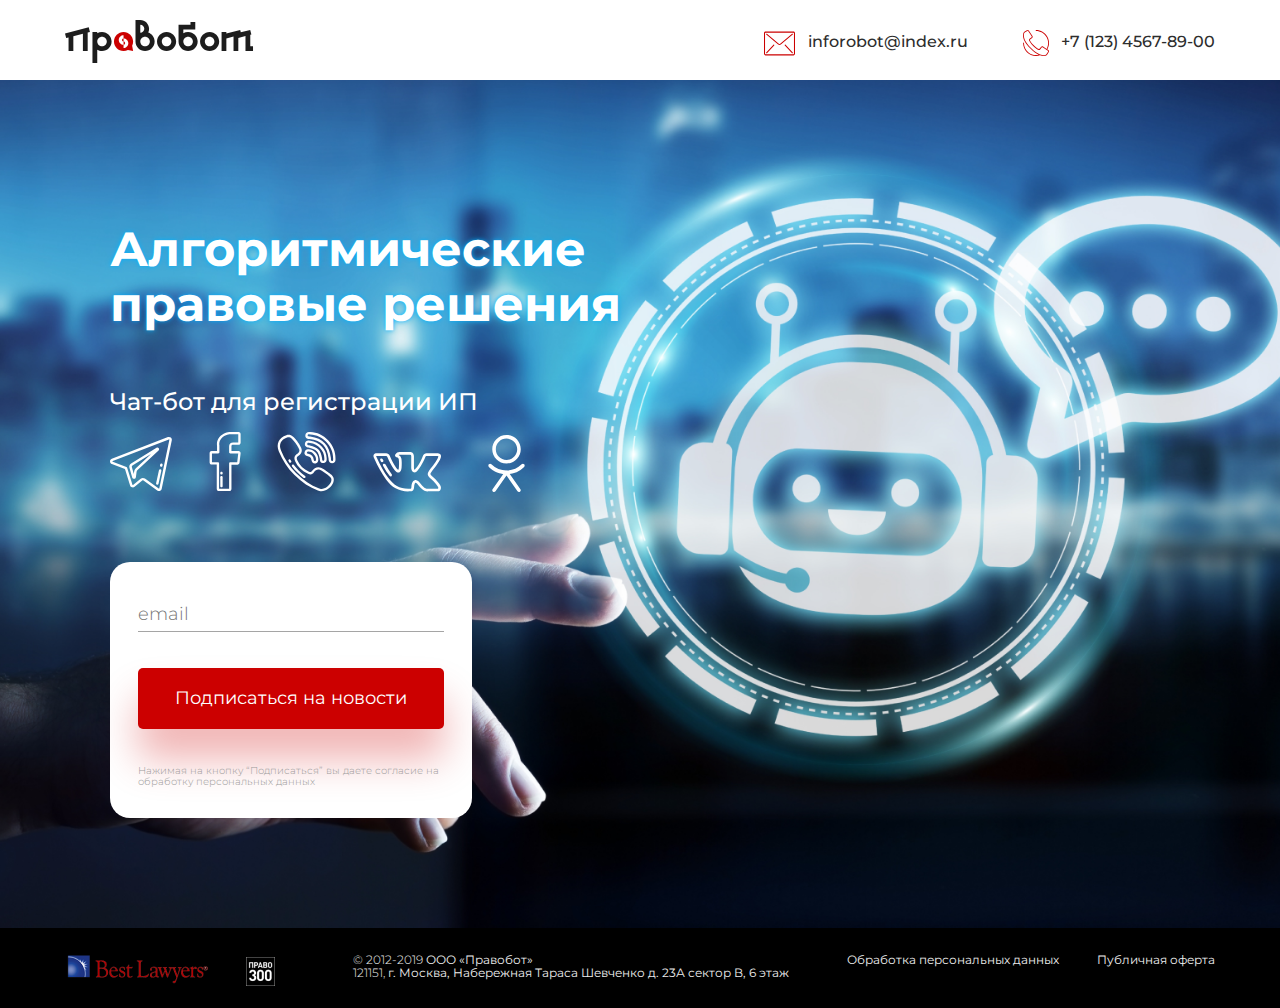
<file: index.html>
<!DOCTYPE html>
<html lang="ru">
<head>
	<meta charset="UTF-8">
	<meta name="viewport" content="width=device-width, initial-scale=1.0">
	<meta http-equiv="X-UA-Compatible" content="ie=edge">
	<link rel="stylesheet" href="https://fonts.googleapis.com/css?family=Montserrat:300,400,500,700&display=swap&subset=cyrillic">
	<link rel="stylesheet" href="css/style.css">
	<title>Правобот</title>
</head>
<body>
	<header class="header">
		<div class="container">
			<div class="header-wrap">
				<img src="img/Group.svg" alt="logo" class="header__logo">
				<div class="header-links">
					<a href="mailto:inforobot@index.ru" class="header-links__link header-links__link_email">inforobot@index.ru</a>
					<a href="tel:+712345678900" class="header-links__link header-links__link_phone">+7 (123) 4567-89-00</a>
				</div>
			</div>
		</div>
	</header>

	<section class="main">
		<div class="container">
			<div class="main-wrap">
				<h1 class="main__title">Алгоритмические правовые решения</h1>
				<p class="main__text">Чат-бот для регистрации ИП</p>
				<div class="main-links">
					<a href="#"><img src="img/tg.svg" alt="" class="main__link"></a>
					<a href="#"><img src="img/fb.svg" alt="" class="main__link"></a>
					<a href="#"><img src="img/phone.svg" alt="" class="main__link"></a>
					<a href="#"><img src="img/vk.svg" alt="" class="main__link"></a>
					<a href="#"><img src="img/odnoklassniki.svg" alt="" class="main__link"></a>
				</div>
				<form id="ajax_form" class="main-form">
					<!-- <form action="mail.html" method="POST" class="main-form"> -->
						<input type="email" id="email" placeholder="email" class="main-form__email">
						<button type="submit" name="btn" class="main-form__button">Подписаться на новости</button>
						<p class="main-form__text">Нажимая на кнопку “Подписаться” вы даете согласие на обработку персональных данных</p>
				</form>
			</div>
		</div>
	</section>

	<footer class="footer">
		<div class="container">
			<div class="footer-wrap">
				<div class="footer-images">
					<img src="img/bestlawyers.png" alt="bestlawyers" class="footer-images__first">
					<img src="img/pravo300_1.png" alt="pravo300">
				</div>
				<p class="footer__middle-text">
					<span class="footer__span">© 2012-2019</span> ООО «Правобот» <br>
					<span class="footer__span">121151,</span> г. Москва, Набережная Тараса Шевченко д. 23А сектор B, 6 этаж
				</p>
				<a href="" class="footer__link footer__link_1">Обработка персональных данных</a>
				<a href="" class="footer__link">Публичная оферта</a>
			</div>
		</div>
	</footer>
	<script src="js/libs.min.js"></script>
	<script src="js/main.js"></script>
</body>
</html>
</file>
<file: css/style.css>
/*! normalize.css v8.0.1 | MIT License | github.com/necolas/normalize.css */
/* Document
   ========================================================================== */
/**
 * 1. Correct the line height in all browsers.
 * 2. Prevent adjustments of font size after orientation changes in iOS.
 */
html {
  line-height: 1.15;
  /* 1 */
  -webkit-text-size-adjust: 100%;
  /* 2 */ }

/* Sections
   ========================================================================== */
/**
 * Remove the margin in all browsers.
 */
body {
  margin: 0; }

/**
 * Render the `main` element consistently in IE.
 */
main {
  display: block; }

/**
 * Correct the font size and margin on `h1` elements within `section` and
 * `article` contexts in Chrome, Firefox, and Safari.
 */
h1 {
  font-size: 2em;
  margin: 0.67em 0; }

/* Grouping content
   ========================================================================== */
/**
 * 1. Add the correct box sizing in Firefox.
 * 2. Show the overflow in Edge and IE.
 */
hr {
  box-sizing: content-box;
  /* 1 */
  height: 0;
  /* 1 */
  overflow: visible;
  /* 2 */ }

/**
 * 1. Correct the inheritance and scaling of font size in all browsers.
 * 2. Correct the odd `em` font sizing in all browsers.
 */
pre {
  font-family: monospace, monospace;
  /* 1 */
  font-size: 1em;
  /* 2 */ }

/* Text-level semantics
   ========================================================================== */
/**
 * Remove the gray background on active links in IE 10.
 */
a {
  background-color: transparent; }

/**
 * 1. Remove the bottom border in Chrome 57-
 * 2. Add the correct text decoration in Chrome, Edge, IE, Opera, and Safari.
 */
abbr[title] {
  border-bottom: none;
  /* 1 */
  text-decoration: underline;
  /* 2 */
  text-decoration: underline dotted;
  /* 2 */ }

/**
 * Add the correct font weight in Chrome, Edge, and Safari.
 */
b,
strong {
  font-weight: bolder; }

/**
 * 1. Correct the inheritance and scaling of font size in all browsers.
 * 2. Correct the odd `em` font sizing in all browsers.
 */
code,
kbd,
samp {
  font-family: monospace, monospace;
  /* 1 */
  font-size: 1em;
  /* 2 */ }

/**
 * Add the correct font size in all browsers.
 */
small {
  font-size: 80%; }

/**
 * Prevent `sub` and `sup` elements from affecting the line height in
 * all browsers.
 */
sub,
sup {
  font-size: 75%;
  line-height: 0;
  position: relative;
  vertical-align: baseline; }

sub {
  bottom: -0.25em; }

sup {
  top: -0.5em; }

/* Embedded content
   ========================================================================== */
/**
 * Remove the border on images inside links in IE 10.
 */
img {
  border-style: none; }

/* Forms
   ========================================================================== */
/**
 * 1. Change the font styles in all browsers.
 * 2. Remove the margin in Firefox and Safari.
 */
button,
input,
optgroup,
select,
textarea {
  font-family: inherit;
  /* 1 */
  font-size: 100%;
  /* 1 */
  line-height: 1.15;
  /* 1 */
  margin: 0;
  /* 2 */ }

/**
 * Show the overflow in IE.
 * 1. Show the overflow in Edge.
 */
button,
input {
  /* 1 */
  overflow: visible; }

/**
 * Remove the inheritance of text transform in Edge, Firefox, and IE.
 * 1. Remove the inheritance of text transform in Firefox.
 */
button,
select {
  /* 1 */
  text-transform: none; }

/**
 * Correct the inability to style clickable types in iOS and Safari.
 */
button,
[type="button"],
[type="reset"],
[type="submit"] {
  -webkit-appearance: button; }

/**
 * Remove the inner border and padding in Firefox.
 */
button::-moz-focus-inner,
[type="button"]::-moz-focus-inner,
[type="reset"]::-moz-focus-inner,
[type="submit"]::-moz-focus-inner {
  border-style: none;
  padding: 0; }

/**
 * Restore the focus styles unset by the previous rule.
 */
button:-moz-focusring,
[type="button"]:-moz-focusring,
[type="reset"]:-moz-focusring,
[type="submit"]:-moz-focusring {
  outline: 1px dotted ButtonText; }

/**
 * Correct the padding in Firefox.
 */
fieldset {
  padding: 0.35em 0.75em 0.625em; }

/**
 * 1. Correct the text wrapping in Edge and IE.
 * 2. Correct the color inheritance from `fieldset` elements in IE.
 * 3. Remove the padding so developers are not caught out when they zero out
 *    `fieldset` elements in all browsers.
 */
legend {
  box-sizing: border-box;
  /* 1 */
  color: inherit;
  /* 2 */
  display: table;
  /* 1 */
  max-width: 100%;
  /* 1 */
  padding: 0;
  /* 3 */
  white-space: normal;
  /* 1 */ }

/**
 * Add the correct vertical alignment in Chrome, Firefox, and Opera.
 */
progress {
  vertical-align: baseline; }

/**
 * Remove the default vertical scrollbar in IE 10+.
 */
textarea {
  overflow: auto; }

/**
 * 1. Add the correct box sizing in IE 10.
 * 2. Remove the padding in IE 10.
 */
[type="checkbox"],
[type="radio"] {
  box-sizing: border-box;
  /* 1 */
  padding: 0;
  /* 2 */ }

/**
 * Correct the cursor style of increment and decrement buttons in Chrome.
 */
[type="number"]::-webkit-inner-spin-button,
[type="number"]::-webkit-outer-spin-button {
  height: auto; }

/**
 * 1. Correct the odd appearance in Chrome and Safari.
 * 2. Correct the outline style in Safari.
 */
[type="search"] {
  -webkit-appearance: textfield;
  /* 1 */
  outline-offset: -2px;
  /* 2 */ }

/**
 * Remove the inner padding in Chrome and Safari on macOS.
 */
[type="search"]::-webkit-search-decoration {
  -webkit-appearance: none; }

/**
 * 1. Correct the inability to style clickable types in iOS and Safari.
 * 2. Change font properties to `inherit` in Safari.
 */
::-webkit-file-upload-button {
  -webkit-appearance: button;
  /* 1 */
  font: inherit;
  /* 2 */ }

/* Interactive
   ========================================================================== */
/*
 * Add the correct display in Edge, IE 10+, and Firefox.
 */
details {
  display: block; }

/*
 * Add the correct display in all browsers.
 */
summary {
  display: list-item; }

/* Misc
   ========================================================================== */
/**
 * Add the correct display in IE 10+.
 */
template {
  display: none; }

/**
 * Add the correct display in IE 10.
 */
[hidden] {
  display: none; }

/* Slider */
.slick-slider {
  position: relative;
  display: block;
  box-sizing: border-box;
  -webkit-touch-callout: none;
  -webkit-user-select: none;
  -khtml-user-select: none;
  -moz-user-select: none;
  -ms-user-select: none;
  user-select: none;
  -ms-touch-action: pan-y;
  touch-action: pan-y;
  -webkit-tap-highlight-color: transparent; }

.slick-list {
  position: relative;
  overflow: hidden;
  display: block;
  margin: 0;
  padding: 0; }
  .slick-list:focus {
    outline: none; }
  .slick-list.dragging {
    cursor: pointer;
    cursor: hand; }

.slick-slider .slick-track,
.slick-slider .slick-list {
  -webkit-transform: translate3d(0, 0, 0);
  -moz-transform: translate3d(0, 0, 0);
  -ms-transform: translate3d(0, 0, 0);
  -o-transform: translate3d(0, 0, 0);
  transform: translate3d(0, 0, 0); }

.slick-track {
  position: relative;
  left: 0;
  top: 0;
  display: block;
  margin-left: auto;
  margin-right: auto; }
  .slick-track:before, .slick-track:after {
    content: "";
    display: table; }
  .slick-track:after {
    clear: both; }
  .slick-loading .slick-track {
    visibility: hidden; }

.slick-slide {
  float: left;
  height: 100%;
  min-height: 1px;
  display: none; }
  [dir="rtl"] .slick-slide {
    float: right; }
  .slick-slide img {
    display: block; }
  .slick-slide.slick-loading img {
    display: none; }
  .slick-slide.dragging img {
    pointer-events: none; }
  .slick-initialized .slick-slide {
    display: block; }
  .slick-loading .slick-slide {
    visibility: hidden; }
  .slick-vertical .slick-slide {
    display: block;
    height: auto;
    border: 1px solid transparent; }

.slick-arrow.slick-hidden {
  display: none; }

* {
  padding: 0;
  margin: 0;
  font-family: "Montserrat", sans-serif; }

a {
  text-decoration: none; }

.container {
  max-width: 1150px;
  margin: 0 auto; }

.border,
.border * {
  box-shadow: 0 0 0 2px red; }

.header {
  padding: 20px 0 16px; }

.header-wrap {
  display: flex;
  justify-content: space-between; }

.header__logo {
  display: block; }

.header-links {
  display: flex;
  align-items: center; }

.header-links__link {
  display: block;
  position: relative;
  font-weight: 500;
  color: #2d2d2d;
  text-decoration: none; }

.header-links__link_email {
  margin-right: 93px; }

.header-links__link_email::before {
  position: absolute;
  content: "";
  width: 31px;
  height: 31px;
  left: -44px;
  top: -5px;
  background: url(../img/038-email-2.svg) no-repeat; }

.header-links__link_phone::before {
  position: absolute;
  content: "";
  width: 26px;
  height: 26px;
  left: -38px;
  top: -3px;
  background: url(../img/044-call-1.svg) no-repeat; }

.main {
  color: #fff;
  padding-top: 145px;
  padding: 110px;
  background: url(../img/AdobeStock_173875594.png) no-repeat center center;
  background-size: cover; }

.main-wrap {
  max-width: 645px; }

.main__title {
  font-weight: 700;
  font-size: 48px;
  text-shadow: 0px 0px 5px #00b2ff;
  margin-bottom: 55px; }

.main__text {
  font-weight: 500;
  font-size: 24px;
  margin-bottom: 17px; }

.main-links {
  display: flex;
  justify-content: space-between;
  align-items: flex-end;
  width: 425px;
  margin-bottom: 70px; }

.main__link {
  display: block;
  text-decoration: none; }

.main-form {
  box-sizing: border-box;
  max-width: 362px;
  padding: 42px 28px 30px 28px;
  background: #fff;
  border-radius: 20px; }

.main-form__email {
  font-weight: 300;
  outline: none;
  padding-bottom: 6px;
  width: 100%;
  font-size: 18px;
  color: #a5a5a5;
  display: block;
  border: none;
  border-radius: 0px;
  border-bottom: 1px solid #a5a5a5;
  margin-bottom: 36px; }

.main-form__button {
  font-family: "Futura Light BT", "Montserrat", sans-serif;
  font-weight: 400;
  padding: 20px 0;
  font-size: 18px;
  cursor: pointer;
  width: 100%;
  border: none;
  border-radius: 5px;
  color: #fff;
  background-color: #cc0000;
  box-shadow: 0 30px 40px rgba(204, 0, 0, 0.3);
  margin-bottom: 36px; }

.main-form__text {
  color: #9a9a9a;
  font-weight: 300;
  font-size: 10px; }

.footer {
  padding: 25px 0 20px;
  font-weight: 400;
  background-color: #000;
  color: #eeeeee;
  font-size: 12px; }

.footer-wrap {
  display: flex;
  justify-content: space-between; }

.footer-images {
  min-width: 207px; }

.footer-images__first {
  margin-right: 34px; }

.footer__middle-text,
.footer__link_1 {
  transform: translateX(20px); }

.footer__span {
  font-weight: 300; }

.footer__link {
  display: block;
  color: #eeeeee; }

@media screen and (max-width: 1235px) {
  .container {
    width: 88vw; }
  .footer-images__first {
    margin-right: 20px; }
  .footer__middle-text {
    transform: unset;
    margin-right: 20px; }
  .footer__link {
    margin-left: 20px; }
  .footer__link_1 {
    transform: unset; } }

@media screen and (max-width: 1000px) {
  .main {
    background-position: 10% 0; } }

@media screen and (max-width: 900px) {
  .main {
    padding: 95px 0 85px; } }

@media screen and (max-width: 771px) {
  .header-links__link_email {
    margin-right: 65px; }
  .footer {
    padding: 15px 0 24px;
    text-align: center; }
  .footer-wrap {
    display: block; }
  .footer-mages {
    width: 207px;
    margin: 0 auto; }
  .footer__middle-text {
    margin: 10px 0 20px;
    font-size: 14px; }
  .footer-link_1 {
    margin-bottom: 15px; } }

@media screen and (max-width: 717px) {
  .header {
    margin-bottom: 23px; }
  .header-wrap {
    flex-direction: column;
    align-items: center; }
  .header__logo {
    margin: 0 auto;
    margin-bottom: 20px; }
  .header-links {
    display: block; }
  .header-links__link_email {
    margin-right: auto;
    margin-bottom: 25px;
    transform: translateX(23px); }
  .header-links__link_phone {
    transform: translateX(23px); }
  .main {
    padding: 30px 0 50px;
    text-align: center; }
  .main__title {
    font-size: 42px;
    margin-bottom: 42px; }
  .main-links {
    margin-left: auto;
    margin-right: auto;
    margin-bottom: 50px; }
  .main-form {
    margin: 0 auto; }
  .footer {
    padding: 15px 0 24px;
    text-align: center; } }

@media screen and (max-width: 530px) {
  .container {
    width: 95vw; }
  .main__title {
    font-size: 30px; }
  .main__text {
    font-size: 20px; } }

@media screen and (max-width: 500px) {
  .main-links {
    width: 100%; }
  .main__link {
    transform: scale(0.75); } }

/*# sourceMappingURL=[data-uri] */
</file>
